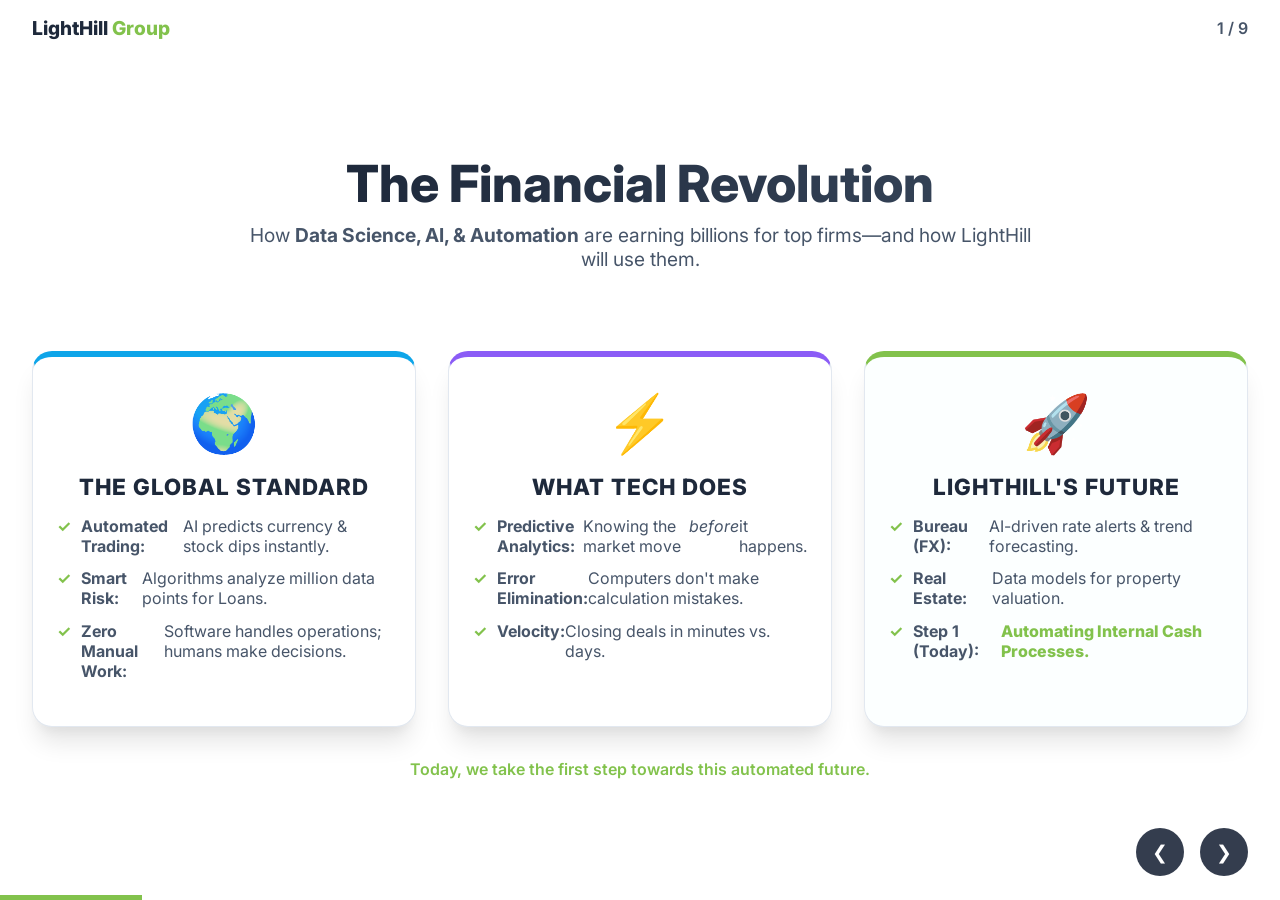
<file: Training_Presentation.html>
<!DOCTYPE html>
<html lang="en">

<head>
    <meta charset="UTF-8">
    <meta name="viewport" content="width=device-width, initial-scale=1.0">
    <title>LightHill Future of Finance & Voucher System</title>
    <link rel="preconnect" href="https://fonts.googleapis.com">
    <link rel="preconnect" href="https://fonts.gstatic.com" crossorigin>
    <link href="https://fonts.googleapis.com/css2?family=Inter:wght@300;400;600;700;800&display=swap" rel="stylesheet">
    <style>
        :root {
            --primary: #82c24c;
            --primary-dark: #6daa3c;
            --accent-blue: #0ea5e9;
            /* Sky blue for "Global/Tech" */
            --accent-purple: #8b5cf6;
            /* Purple for "AI/Future" */
            --secondary: #1e293b;
            --bg-light: #ffffff;
            --bg-off-white: #f1f5f9;
            --text-main: #0f172a;
            --text-secondary: #475569;
            --shadow: 0 20px 25px -5px rgba(0, 0, 0, 0.1), 0 10px 10px -5px rgba(0, 0, 0, 0.04);
            --gradient-hero: linear-gradient(135deg, #f0fdf4 0%, #ffffff 100%);
        }

        * {
            margin: 0;
            padding: 0;
            box-sizing: border-box;
        }

        body {
            font-family: 'Inter', sans-serif;
            background-color: var(--bg-light);
            color: var(--text-main);
            width: 100vw;
            height: 100vh;
            overflow: hidden;
        }

        .slides-container {
            position: relative;
            width: 100%;
            height: 100%;
        }

        .slide {
            position: absolute;
            inset: 0;
            opacity: 0;
            transform: translateX(100px);
            transition: opacity 0.6s cubic-bezier(0.25, 1, 0.5, 1), transform 0.6s cubic-bezier(0.25, 1, 0.5, 1);
            pointer-events: none;
            display: flex;
            flex-direction: column;
            align-items: center;
            justify-content: center;
            padding: 1rem 2rem;
            /* Reduced padding for smaller screens */
            background: var(--bg-light);
        }

        .slide.active {
            opacity: 1;
            transform: translateX(0);
            pointer-events: all;
            z-index: 10;
        }

        /* --- Header --- */
        .header-bar {
            position: absolute;
            top: 0;
            left: 0;
            width: 100%;
            padding: 1rem 2rem;
            display: flex;
            justify-content: space-between;
            align-items: center;
            z-index: 50;
        }

        .slide-counter {
            font-weight: 600;
            color: var(--text-secondary);
        }

        /* --- Slide 1: Strategic Vision Specifics --- */
        .vision-grid {
            display: grid;
            grid-template-columns: repeat(3, 1fr);
            gap: 2rem;
            width: 100%;
            max-width: 1400px;
            margin-top: 3rem;
        }

        .vision-card {
            background: white;
            border-radius: 20px;
            padding: 2rem 1.5rem;
            text-align: center;
            box-shadow: var(--shadow);
            border: 1px solid #e2e8f0;
            transition: transform 0.3s;
            position: relative;
            overflow: hidden;
        }

        /* Colored top borders for vision cards */
        .vc-global {
            border-top: 6px solid var(--accent-blue);
        }

        .vc-power {
            border-top: 6px solid var(--accent-purple);
        }

        .vc-lighthill {
            border-top: 6px solid var(--primary);
            background: #fcffff;
        }

        .vision-card h3 {
            font-size: 1.4rem;
            font-weight: 800;
            margin-bottom: 1rem;
            color: var(--secondary);
            text-transform: uppercase;
            letter-spacing: 1px;
        }

        .vision-icon {
            font-size: 3.5rem;
            margin-bottom: 1rem;
            display: inline-block;
        }

        .vision-list {
            list-style: none;
            text-align: left;
            margin-top: 1rem;
        }

        .vision-list li {
            margin-bottom: 0.8rem;
            font-size: 1rem;
            color: var(--text-secondary);
            display: flex;
            align-items: flex-start;
        }

        .vision-list li::before {
            content: "✓";
            color: var(--primary);
            font-weight: bold;
            margin-right: 10px;
        }

        /* --- General Typography --- */
        h1 {
            font-size: clamp(2rem, 4vw, 3.5rem);
            font-weight: 800;
            text-align: center;
            margin-bottom: 0.5rem;
            line-height: 1.2;
            background: linear-gradient(to right, #1e293b, #334155);
            -webkit-background-clip: text;
            -webkit-text-fill-color: transparent;
        }

        .subtitle {
            font-size: clamp(1rem, 1.5vw, 1.25rem);
            color: var(--text-secondary);
            text-align: center;
            max-width: 800px;
            margin-bottom: 2rem;
        }

        /* --- Grid for Feature Cards (Slide 3) --- */
        /* Improved to prevent overflow */
        .features-container {
            display: flex;
            flex-wrap: wrap;
            justify-content: center;
            gap: 1.5rem;
            width: 100%;
            max-width: 1200px;
            overflow-y: auto;
            /* Allow scrolling if screen is too short */
            padding-bottom: 2rem;
        }

        .feature-box {
            background: #f8fafc;
            border: 1px solid #cbd5e1;
            padding: 1.5rem;
            border-radius: 12px;
            width: 250px;
            text-align: left;
            flex-shrink: 0;
            /* Prevent squishing */
        }

        .feature-box h3 {
            font-size: 1.1rem;
            margin-bottom: 0.5rem;
            color: #0f172a;
        }

        .feature-box p {
            font-size: 0.9rem;
            color: #475569;
            line-height: 1.4;
        }

        /* --- Controls --- */
        .controls {
            position: fixed;
            bottom: 1.5rem;
            right: 2rem;
            display: flex;
            gap: 1rem;
            z-index: 100;
        }

        .nav-btn {
            width: 48px;
            height: 48px;
            border-radius: 50%;
            border: none;
            background: rgba(30, 41, 59, 0.9);
            color: white;
            cursor: pointer;
            font-size: 1.2rem;
            display: flex;
            align-items: center;
            justify-content: center;
            transition: all 0.2s;
        }

        .nav-btn:hover {
            background: var(--primary);
            transform: scale(1.1);
        }

        .progress-bar {
            position: fixed;
            bottom: 0;
            left: 0;
            height: 5px;
            background: var(--primary);
            width: 0%;
            transition: width 0.3s;
            z-index: 100;
        }

        /* --- Link Button --- */
        .btn-link {
            background: var(--primary);
            color: white;
            padding: 0.8rem 2rem;
            border-radius: 50px;
            font-weight: 700;
            font-size: 1.2rem;
            text-decoration: none;
            display: inline-flex;
            align-items: center;
            gap: 0.8rem;
            box-shadow: 0 4px 6px -1px rgba(130, 194, 76, 0.4);
            transition: transform 0.2s;
        }

        .btn-link:hover {
            transform: translateY(-2px);
            box-shadow: 0 10px 15px -3px rgba(130, 194, 76, 0.5);
        }
    </style>
</head>

<body>

    <div class="header-bar">
        <div style="font-weight: 800; font-size: 1.2rem; color: var(--secondary);">LightHill <span
                style="color:var(--primary);">Group</span></div>
        <div class="slide-counter" id="slideCounter">1 / 9</div>
    </div>

    <div class="progress-bar" id="progressBar"></div>

    <div class="slides-container">

        <!-- SLIDE 1: STRATEGIC VISION (The "Powerful" Intro) -->
        <div class="slide active">
            <h1 style="margin-top: 2rem;">The Financial Revolution</h1>
            <p class="subtitle">How <strong>Data Science, AI, & Automation</strong> are earning billions for top
                firms—and how LightHill will use them.</p>

            <div class="vision-grid">
                <!-- 1. The Global Standard -->
                <div class="vision-card vc-global">
                    <span class="vision-icon">🌍</span>
                    <h3>The Global Standard</h3>
                    <!--<p style="font-size: 0.9rem; color: #64748b; margin-bottom: 1rem;">What JPMorgan, BlackRock, & Goldman Sachs do:</p>-->
                    <ul class="vision-list">
                        <li><strong>Automated Trading:</strong> AI predicts currency & stock dips instantly.</li>
                        <li><strong>Smart Risk:</strong> Algorithms analyze million data points for Loans.</li>
                        <li><strong>Zero Manual Work:</strong> Software handles operations; humans make decisions.</li>
                    </ul>
                </div>

                <!-- 2. The Power of Tech -->
                <div class="vision-card vc-power">
                    <span class="vision-icon">⚡</span>
                    <h3>What Tech Does</h3>
                    <ul class="vision-list">
                        <li><strong>Predictive Analytics:</strong> Knowing the market move <em>before</em> it happens.
                        </li>
                        <li><strong>Error Elimination:</strong> Computers don't make calculation mistakes.</li>
                        <li><strong>Velocity:</strong> Closing deals in minutes vs. days.</li>
                    </ul>
                </div>

                <!-- 3. LightHill's Application -->
                <div class="vision-card vc-lighthill">
                    <span class="vision-icon">🚀</span>
                    <h3>LightHill's Future</h3>
                    <ul class="vision-list">
                        <li><strong>Bureau (FX):</strong> AI-driven rate alerts & trend forecasting.</li>
                        <li><strong>Real Estate:</strong> Data models for property valuation.</li>
                        <li><strong>Step 1 (Today):</strong> <span
                                style="color:var(--primary); font-weight:800;">Automating Internal Cash
                                Processes.</span></li>
                    </ul>
                </div>
            </div>

            <div style="margin-top: 2rem; font-weight: 600; color: var(--primary);">
                Today, we take the first step towards this automated future.
            </div>
        </div>

        <!-- SLIDE 2: Introducing the Tool -->
        <div class="slide">
            <h2>Step 1: The Cash Voucher System</h2>
            <p class="subtitle">A dedicated, secure platform to manage our internal cash requests.</p>

            <div style="margin: 2rem 0;">
                <a href="https://cash-voucher.netlify.app/" target="_blank" class="btn-link">
                    <span>🚀 Launch App</span>
                </a>
            </div>
            <div style="font-family: monospace; color: var(--text-secondary); margin-top: 1rem;">
                https://cash-voucher.netlify.app
            </div>

            <div style="margin-top: 3rem; display: flex; gap: 3rem; justify-content: center;">
                <div style="text-align: center;">
                    <div style="font-size: 2.5rem; font-weight: 800; color: var(--text-main);">100%</div>
                    <div style="color: var(--text-secondary);">Paperless</div>
                </div>
                <div style="text-align: center;">
                    <div style="font-size: 2.5rem; font-weight: 800; color: var(--text-main);">0</div>
                    <div style="color: var(--text-secondary);">Lost Files</div>
                </div>
                <div style="text-align: center;">
                    <div style="font-size: 2.5rem; font-weight: 800; color: var(--text-main);">2 min</div>
                    <div style="color: var(--text-secondary);">Approval Time</div>
                </div>
            </div>
        </div>

        <!-- SLIDE 3: Why Change? -->
        <div class="slide">
            <h2>Why ditch the paper book?</h2>

            <div class="features-container">
                <div class="feature-box">
                    <div style="font-size: 2.5rem; margin-bottom: 0.5rem;">🚫📝</div>
                    <h3>Kill the Paperwork</h3>
                    <p>Printing, signing, and scanning is slow. Digital is instant and costs nothing.</p>
                </div>

                <div class="feature-box">
                    <div style="font-size: 2.5rem; margin-bottom: 0.5rem;">🧠</div>
                    <h3>Data Intelligence</h3>
                    <p>With digital vouchers, we can visualize expenses. Who spends the most? Which month is highest?
                    </p>
                </div>

                <div class="feature-box">
                    <div style="font-size: 2.5rem; margin-bottom: 0.5rem;">📲</div>
                    <h3>Anywhere Access</h3>
                    <p>Submit from your Laptop at a property site, or from home. No need to be in the office.</p>
                </div>

                <div class="feature-box">
                    <div style="font-size: 2.5rem; margin-bottom: 0.5rem;">🔒</div>
                    <h3>Secure & Searchable</h3>
                    <p>Find any past transaction in seconds by typing a name. No digging through files.</p>
                </div>
            </div>
        </div>

        <!-- SLIDE 4: How It Works -->
        <div class="slide">
            <h2>How It Works</h2>
            <div style="display: flex; gap: 2rem; margin-top: 2rem; flex-wrap: wrap; justify-content: center;">
                <!-- Step 1 -->
                <div style="text-align: center; width: 200px;">
                    <div
                        style="width: 60px; height: 60px; background: var(--secondary); color: white; border-radius: 50%; display: flex; align-items: center; justify-content: center; font-size: 1.5rem; margin: 0 auto 1rem;">
                        1</div>
                    <h3 style="margin-bottom: 0.5rem;">Open Link</h3>
                    <p style="font-size: 0.9rem; color: var(--text-secondary);">Go to the website on your
                        laptop.</p>
                </div>

                <!-- Arrow -->
                <div style="font-size: 2rem; color: #cbd5e1; align-self: center;">➜</div>

                <!-- Step 2 -->
                <div style="text-align: center; width: 200px;">
                    <div
                        style="width: 60px; height: 60px; background: var(--secondary); color: white; border-radius: 50%; display: flex; align-items: center; justify-content: center; font-size: 1.5rem; margin: 0 auto 1rem;">
                        2</div>
                    <h3 style="margin-bottom: 0.5rem;">Fill Details</h3>
                    <p style="font-size: 0.9rem; color: var(--text-secondary);">Enter what you need the cash for and the
                        amount.</p>
                </div>

                <!-- Arrow -->
                <div style="font-size: 2rem; color: #cbd5e1; align-self: center;">➜</div>

                <!-- Step 3 -->
                <div style="text-align: center; width: 200px;">
                    <div
                        style="width: 60px; height: 60px; background: var(--primary); color: white; border-radius: 50%; display: flex; align-items: center; justify-content: center; font-size: 1.5rem; margin: 0 auto 1rem;">
                        3</div>
                    <h3 style="margin-bottom: 0.5rem;">Instant Send</h3>
                    <p style="font-size: 0.9rem; color: var(--text-secondary);">Manager gets an email. Approval is
                        tracked.</p>
                </div>
            </div>
        </div>

        <!-- SLIDE 5: Important Approval Info -->
        <div class="slide">
            <h2 style="color: #b91c1c;">⚠️ For Managers Only</h2>
            <p style="margin-bottom: 2rem;">Please pay attention to this one-time security step.</p>

            <div
                style="background: #fff1f2; border: 2px solid #e11d48; border-radius: 12px; padding: 2rem; max-width: 700px; text-align: left;">
                <h3 style="color: #9f1239; display: flex; align-items: center; gap: 10px; margin-bottom: 1rem;">
                    <span>🚨</span> One-Time Activation
                </h3>
                <p style="line-height: 1.6; color: #881337;">
                    When you receive your <strong>FIRST</strong> voucher request, you will get an email from
                    <strong>"FormSubmit"</strong>.
                </p>
                <ul style="margin: 1rem 0 1rem 2rem; color: #881337;">
                    <li>Check your Spam/Junk folder.</li>
                    <li>Click the <strong>"Activate"</strong> button in that email.</li>
                    <li>This only happens once.</li>
                </ul>
                <p style="font-weight: bold; font-style: italic; color: #881337;">
                    If you don't click activate, you will not receive the voucher!
                </p>
            </div>
        </div>

        <!-- SLIDE 6: Demo -->
        <div class="slide">
            <h2>📱 Live Demo</h2>
            <p class="subtitle">Take out your systems and try it now.</p>

            <a href="https://cash-voucher.netlify.app/" target="_blank" class="btn-link"
                style="padding: 1rem 3rem; font-size: 1.5rem;">
                Open App
            </a>

            <div
                style="margin-top: 3rem; background: white; padding: 2rem; border-radius: 12px; border: 1px solid #e2e8f0; box-shadow: var(--shadow);">
                <h3 style="margin-bottom: 1rem;">🎓 Mini-Workshop:</h3>
                <ul style="list-style: none; text-align: left; font-size: 1.1rem; line-height: 1.8;">
                    <li>1. Create a "Petty Cash" request for "Office Supplies" - ₦1,000.</li>
                    <li>2. In "Approved By", enter <strong>YOUR OWN EMAIL</strong>.</li>
                    <li>3. Click Send.</li>
                    <li>4. Check your email (and spam) to see the result.</li>
                </ul>
            </div>
        </div>

        <!-- SLIDE 7: FAQ -->
        <div class="slide">
            <h2>Common Questions</h2>
            <div class="features-container">
                <div class="feature-box">
                    <h3>📧 Didn't get an email?</h3>
                    <p>99% of the time, it's in the <strong>Spam Folder</strong>. Please check there.</p>
                </div>
                <div class="feature-box">
                    <h3>✍️ Made a typo?</h3>
                    <p>Just create a new voucher. We only process approved ones.</p>
                </div>
                <div class="feature-box">
                    <h3>📎 Receipts?</h3>
                    <p>You can email them separately for now. Upload support coming in V2.</p>
                </div>
            </div>
        </div>

        <!-- SLIDE 8: END -->
        <div class="slide">
            <h1>Thank You</h1>
            <p class="subtitle">Data is the new Oil. Let's start mining it.</p>

            <div style="margin-top: 3rem;">
                <a href="https://cash-voucher.netlify.app/"
                    style="font-size: 1.5rem; color: var(--primary); font-weight: 700; text-decoration: none;">
                    cash-voucher.netlify.app
                </a>
            </div>
        </div>

        <!-- SLIDE 9: Feedback & Roadmap -->
        <div class="slide">
            <h2>Future Improvements</h2>
            <p class="subtitle">We value your input and are already working on:</p>

            <div class="vision-card"
                style="max-width: 800px; width: 90%; margin-top: 2rem; border-top: 6px solid var(--accent-purple);">
                <h3 style="color: var(--secondary); margin-bottom: 2rem;">🚧 Roadmap:</h3>

                <ul class="vision-list"
                    style="font-size: 1.3rem; margin: 0 auto; display: inline-block; text-align: left;">
                    <li style="margin-bottom: 1.5rem; display: flex; align-items: center;">
                        <span style="font-size: 2rem; margin-right: 20px;">📱</span>
                        <strong>Mobile Friendliness</strong>
                    </li>
                    <li style="margin-bottom: 1.5rem; display: flex; align-items: center;">
                        <span style="font-size: 2rem; margin-right: 20px;">🗣️</span>
                        <strong>Addressing Your Feedback</strong>
                    </li>
                    <li style="margin-bottom: 1.5rem; display: flex; align-items: center;">
                        <span style="font-size: 2rem; margin-right: 20px;">🔄</span>
                        <strong>End-to-End Tracking</strong>
                    </li>
                </ul>
            </div>

            <div style="margin-top: 3rem; color: var(--text-secondary); font-size: 0.9rem;">
                This is just the beginning.
            </div>
        </div>

    </div>

    <!-- Controls -->
    <div class="controls">
        <button class="nav-btn" onclick="prevSlide()">❮</button>
        <button class="nav-btn" onclick="nextSlide()">❯</button>
    </div>

    <script>
        let currentSlide = 0;
        const slides = document.querySelectorAll('.slide');
        const progressBar = document.getElementById('progressBar');
        const counter = document.getElementById('slideCounter');

        function update() {
            slides.forEach((slide, idx) => {
                slide.classList.remove('active');
                if (idx === currentSlide) slide.classList.add('active');
            });
            progressBar.style.width = ((currentSlide + 1) / slides.length) * 100 + '%';
            counter.innerText = `${currentSlide + 1} / ${slides.length}`;
        }

        function nextSlide() {
            if (currentSlide < slides.length - 1) {
                currentSlide++;
                update();
            }
        }

        function prevSlide() {
            if (currentSlide > 0) {
                currentSlide--;
                update();
            }
        }

        // Keyboard navigation
        document.addEventListener('keydown', (e) => {
            if (e.key === 'ArrowRight' || e.key === ' ' || e.key === 'Enter') nextSlide();
            if (e.key === 'ArrowLeft') prevSlide();
        });

        // Touch Swipe
        let touchStart = 0;
        document.addEventListener('touchstart', e => touchStart = e.changedTouches[0].screenX);
        document.addEventListener('touchend', e => {
            if (e.changedTouches[0].screenX < touchStart - 50) nextSlide();
            if (e.changedTouches[0].screenX > touchStart + 50) prevSlide();
        });

        update();
    </script>
</body>

</html>
</file>
